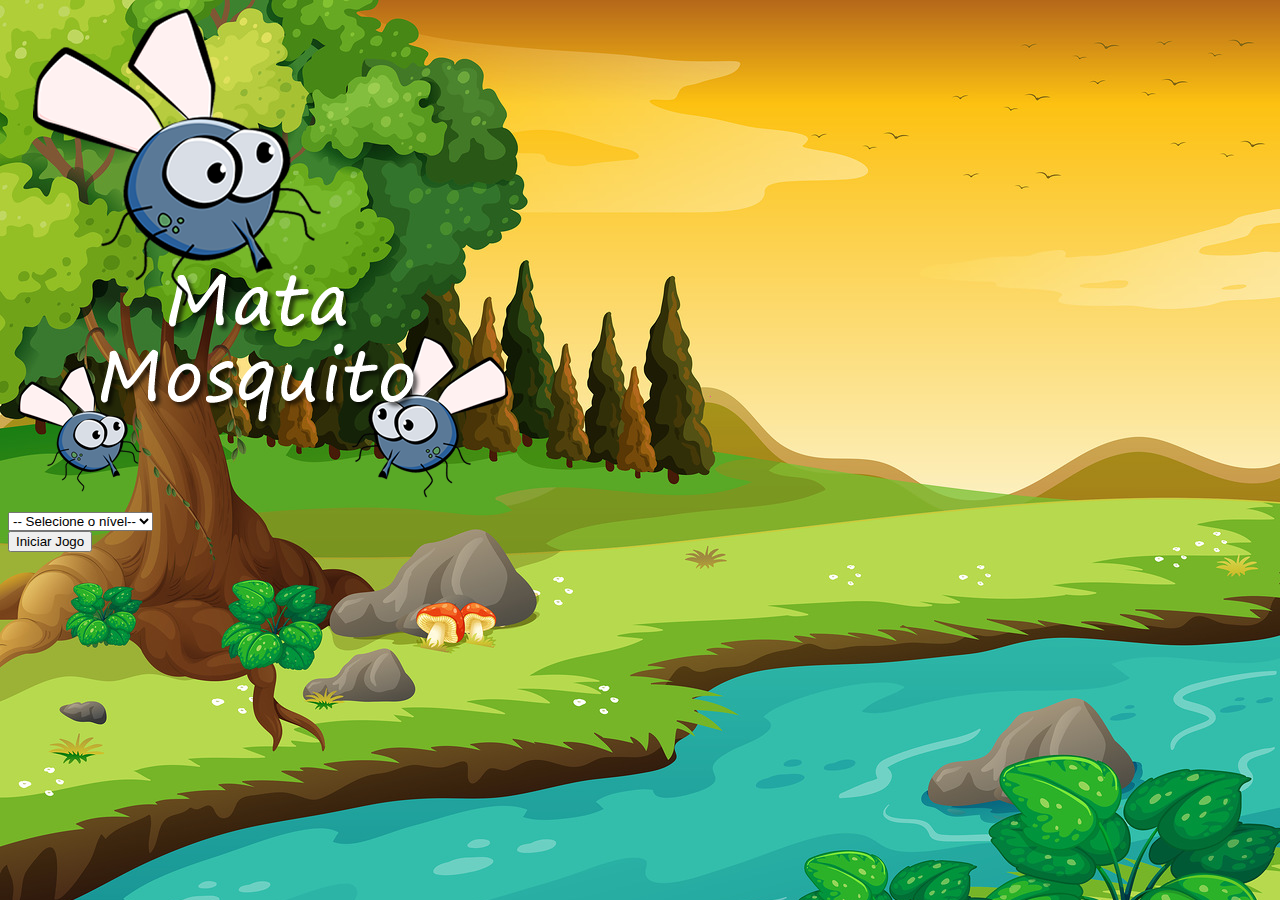
<file: index.html>
<!doctype html>
<html lang="en">
  <head>
    <title>Mata Mosca </title>
    <!-- Required meta tags -->
    <meta charset="utf-8">
    <meta name="viewport" content="width=device-width, initial-scale=1, shrink-to-fit=no">

    <!-- Bootstrap CSS -->
    <link href="https://cdn.jsdelivr.net/npm/bootstrap@5.1.1/dist/css/bootstrap.min.css" rel="stylesheet" integrity="sha384-F3w7mX95PdgyTmZZMECAngseQB83DfGTowi0iMjiWaeVhAn4FJkqJByhZMI3AhiU" crossorigin="anonymous">  </head>
    <link rel="stylesheet" href="estilo.css">

    <script>
        function iniciarJogo() {
            var nivel = document.getElementById('nivel').value
            
            if(nivel === ''){
                alert('Selecione um nível para iniciar o jogo')
                return false
            }

            window.location.href = "app.html?" + nivel
        }
    </script>
    <body>

        <div class=""container>
            <div class="row">
                <div class="col">
                    <div class="d-flex justify-content-center">
                        <img src="./imagens/game.png" alt="">

                    </div>

                </div>

            </div>

            <div class="row">
                <div class="col">
                    <div class="d-flex justify-content-center">
                        <div class="mb-2">
                            <select class="form-control" name="" id="nivel">
                                <option value="">-- Selecione o nível--</option>
                                <option value="facil">Fácil</option>
                                <option value="normal">Normal</option>
                                <option value="dificil">Difícil</option>
                                <option value="chucknorris">Chuck Norris</option>
                            </select>
                        </div>

                    </div>
                </div>
            </div>

            <div class="row">
                <div class="col">
                    <div class="d-flex justify-content-center">
                        <button type="button" class="btn btn-danger btn-lg" onclick="iniciarJogo() ">Iniciar Jogo</button>
                    </div>
                </div>
            </div>

        </div>
      
    <!-- Optional JavaScript -->
    <!-- JavaScript -->
    <script src="https://cdn.jsdelivr.net/npm/@popperjs/core@2.9.3/dist/umd/popper.min.js" integrity="sha384-W8fXfP3gkOKtndU4JGtKDvXbO53Wy8SZCQHczT5FMiiqmQfUpWbYdTil/SxwZgAN" crossorigin="anonymous"></script>
<script src="https://cdn.jsdelivr.net/npm/bootstrap@5.1.1/dist/js/bootstrap.min.js" integrity="sha384-skAcpIdS7UcVUC05LJ9Dxay8AXcDYfBJqt1CJ85S/CFujBsIzCIv+l9liuYLaMQ/" crossorigin="anonymous"></script>
  </body>
</html>
</file>
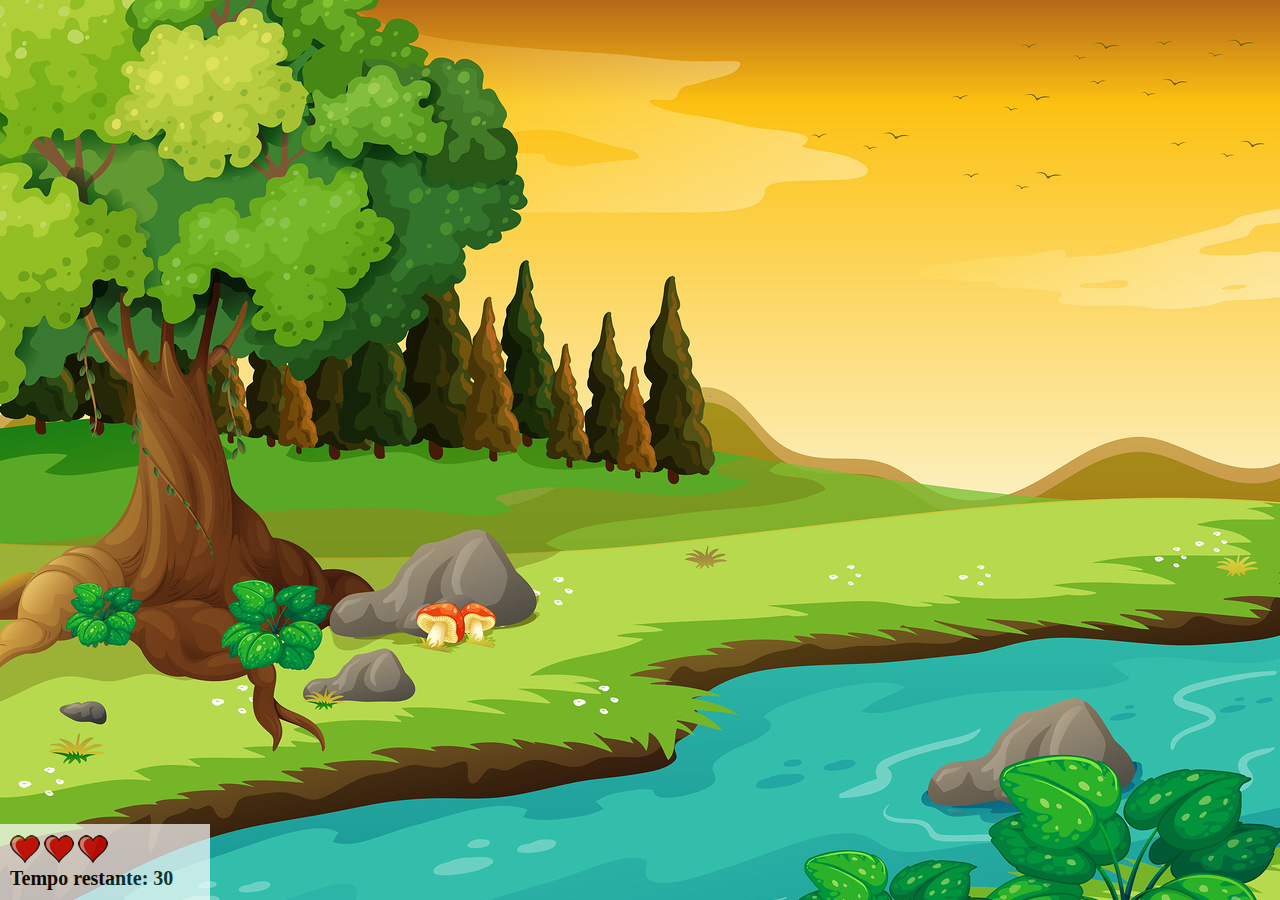
<file: app.html>
<!DOCTYPE html>
<html lang="en">
<head>
    <meta charset="UTF-8">
    <meta http-equiv="X-UA-Compatible" content="IE=edge">
    <meta name="viewport" content="width=device-width, initial-scale=1.0">
    <title>Mata Mosquito</title>

    <link rel="stylesheet" href="estilo.css">
    <script src="jogo.js"></script>
</head>
<body onresize="ajustaTamanhoPalcoJogo()">

    <div class="painel">
        <div class="vidas">
            <img id="v1" src="./imagens/coracao_cheio.png" alt="coração cheio">
            <img id="v2" src="./imagens/coracao_cheio.png" alt="coração cheio">
            <img id="v3" src="./imagens/coracao_cheio.png" alt="coração vazio">
        </div>

        <div class="cronometro">
            Tempo restante: <span id="cronometro"></span>
        </div>
    </div>

    <script>
            document.getElementById('cronometro').innerHTML = tempo


        var criaMosca = setInterval(function () {
            posicaoRandomica()
        } , criaMoscaTempo);
    </script>
</body>
</html>
</file>
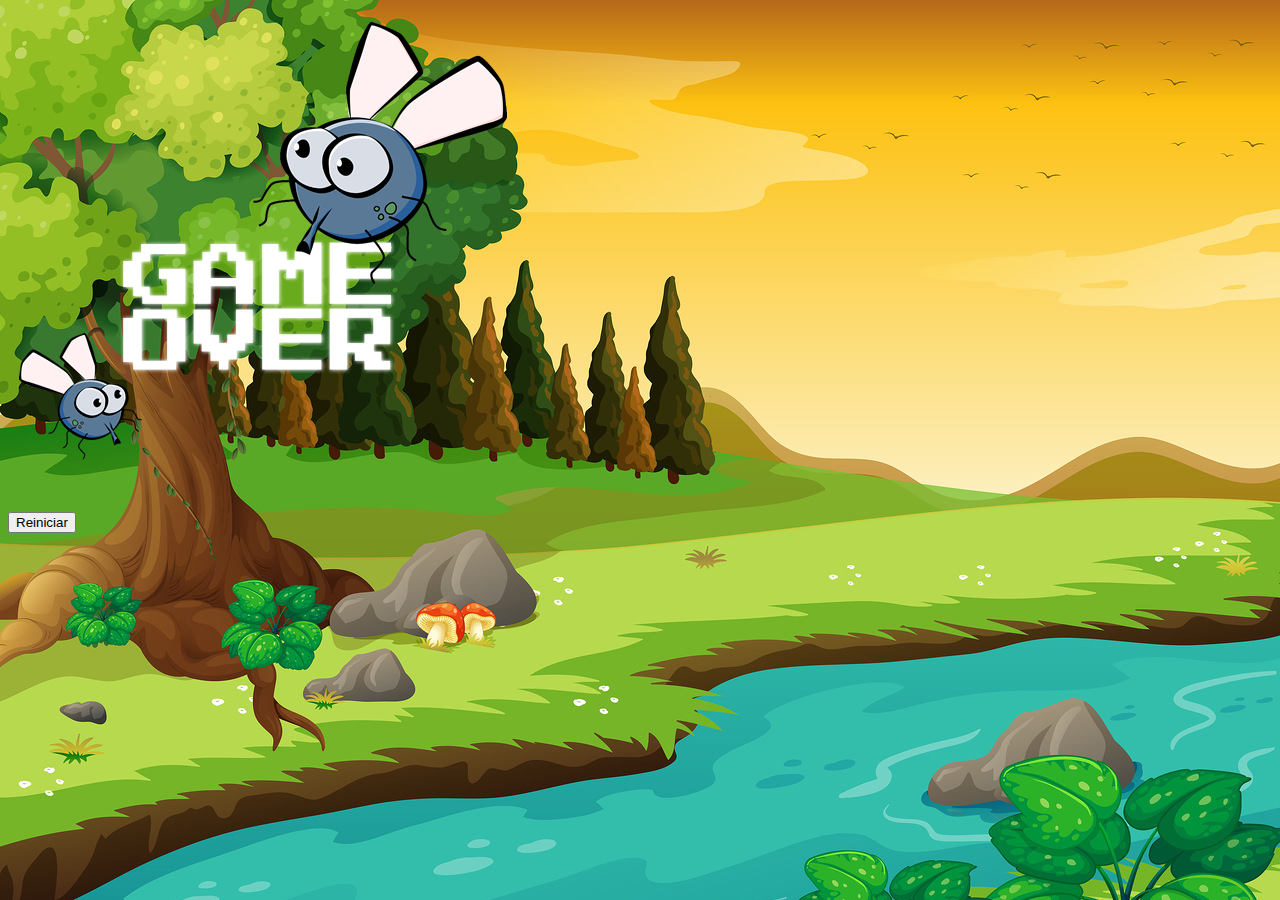
<file: fim_de_jogo.html>
<!doctype html>
<html lang="en">
  <head>
    <title>GAME OVER</title>
    <!-- Required meta tags -->
    <meta charset="utf-8">
    <meta name="viewport" content="width=device-width, initial-scale=1, shrink-to-fit=no">

    <!-- Bootstrap CSS -->
    <link href="https://cdn.jsdelivr.net/npm/bootstrap@5.1.1/dist/css/bootstrap.min.css" rel="stylesheet" integrity="sha384-F3w7mX95PdgyTmZZMECAngseQB83DfGTowi0iMjiWaeVhAn4FJkqJByhZMI3AhiU" crossorigin="anonymous">  </head>
    <link rel="stylesheet" href="estilo.css">
    <body>

        <div class=""container>
            <div class="row">
                <div class="col">
                    <div class="d-flex justify-content-center">
                        <img src="./imagens/game_over.png" alt="">

                    </div>

                </div>

            </div>

            <div class="row">
                <div class="col">
                    <div class="d-flex justify-content-center">
                        <button type="button" class="btn btn-dark btn-lg" onclick="window.location.href = 'index.html' ">Reiniciar</button>
                    </div>
                </div>
            </div>

        </div>
      
    <!-- Optional JavaScript -->
    <!-- JavaScript -->
    <script src="https://cdn.jsdelivr.net/npm/@popperjs/core@2.9.3/dist/umd/popper.min.js" integrity="sha384-W8fXfP3gkOKtndU4JGtKDvXbO53Wy8SZCQHczT5FMiiqmQfUpWbYdTil/SxwZgAN" crossorigin="anonymous"></script>
<script src="https://cdn.jsdelivr.net/npm/bootstrap@5.1.1/dist/js/bootstrap.min.js" integrity="sha384-skAcpIdS7UcVUC05LJ9Dxay8AXcDYfBJqt1CJ85S/CFujBsIzCIv+l9liuYLaMQ/" crossorigin="anonymous"></script>
  </body>
</html>
</file>
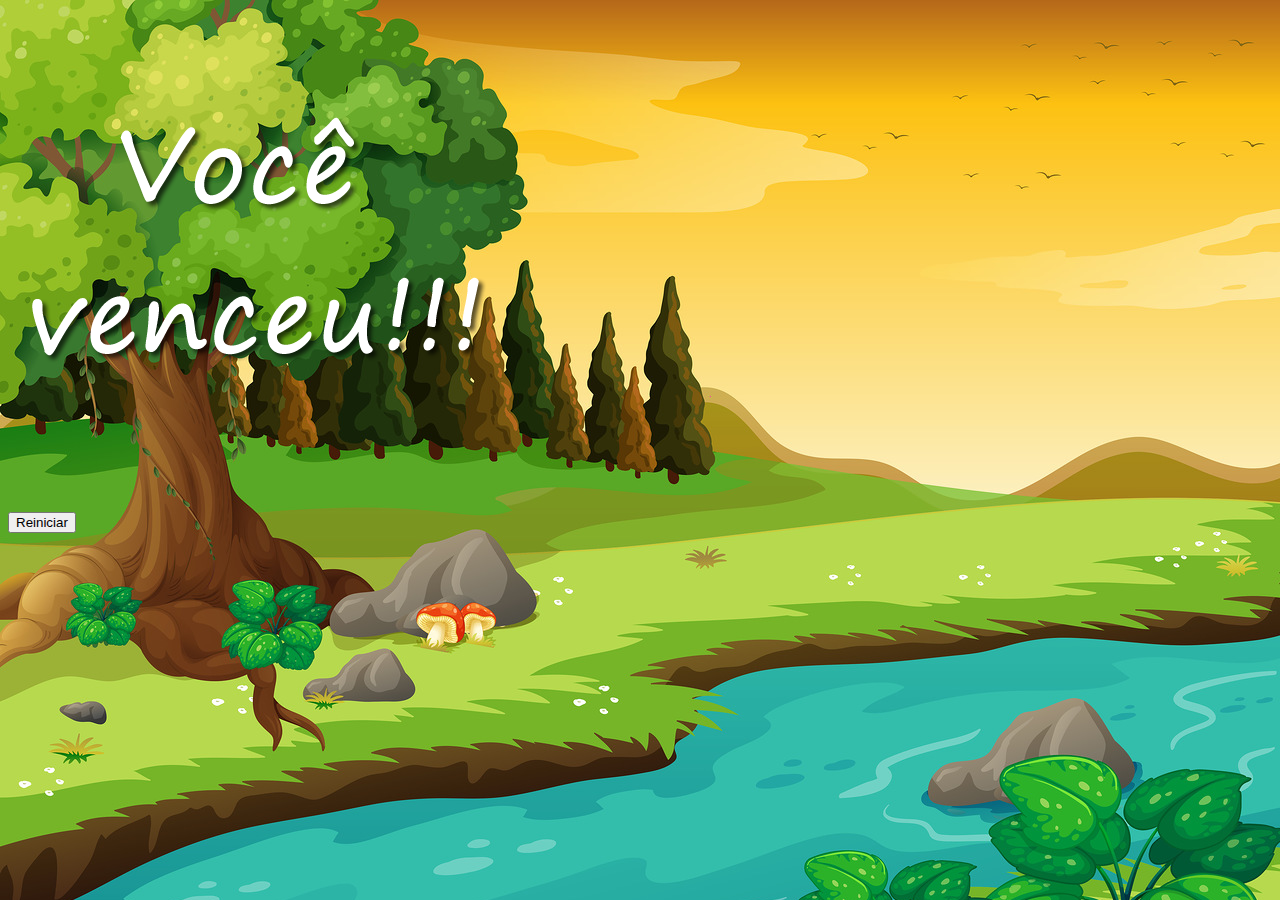
<file: vitoria.html>
<!doctype html>
<html lang="en">
  <head>
    <title>GAME OVER</title>
    <!-- Required meta tags -->
    <meta charset="utf-8">
    <meta name="viewport" content="width=device-width, initial-scale=1, shrink-to-fit=no">

    <!-- Bootstrap CSS -->
    <link href="https://cdn.jsdelivr.net/npm/bootstrap@5.1.1/dist/css/bootstrap.min.css" rel="stylesheet" integrity="sha384-F3w7mX95PdgyTmZZMECAngseQB83DfGTowi0iMjiWaeVhAn4FJkqJByhZMI3AhiU" crossorigin="anonymous">  </head>
    <link rel="stylesheet" href="estilo.css">
    <body>

        <div class=""container>
            <div class="row">
                <div class="col">
                    <div class="d-flex justify-content-center">
                        <img src="./imagens/vitoria.png" alt="">

                    </div>

                </div>

            </div>

            <div class="row">
                <div class="col">
                    <div class="d-flex justify-content-center">
                        <button type="button" class="btn btn-dark btn-lg" onclick="window.location.href = 'index.html' ">Reiniciar</button>
                    </div>
                </div>
            </div>

        </div>
      
    <!-- Optional JavaScript -->
    <!-- JavaScript -->
    <script src="https://cdn.jsdelivr.net/npm/@popperjs/core@2.9.3/dist/umd/popper.min.js" integrity="sha384-W8fXfP3gkOKtndU4JGtKDvXbO53Wy8SZCQHczT5FMiiqmQfUpWbYdTil/SxwZgAN" crossorigin="anonymous"></script>
<script src="https://cdn.jsdelivr.net/npm/bootstrap@5.1.1/dist/js/bootstrap.min.js" integrity="sha384-skAcpIdS7UcVUC05LJ9Dxay8AXcDYfBJqt1CJ85S/CFujBsIzCIv+l9liuYLaMQ/" crossorigin="anonymous"></script>
  </body>
</html>
</file>
<file: estilo.css>
html{
    cursor: url(imagens/mata_mosca.png) 30 30, auto;
}

body{
    background-image: url(imagens/bg.jpg);
    background-repeat: no-repeat;
}

.mosca1{
    width: 50px;
    height: 50px;
}

.mosca2{
    width: 70px;
    height: 70px;
}

.mosca3{
    width: 90px;
    height: 90px;
}

.ladoA {
    transform: scaleX(1);
}

.ladoB{
    transform: scaleX(-1);
}

.painel{
    position: absolute;
    width: 190px;
    padding: 10px;
    left: 0px;
    bottom: 0px;
    border-top: solid 1px #fff;
    background-color: #fff;
    opacity: 0.7;
}

.cronometro{
    float: left;
    font-size: 20px;
    font-weight: bold;
}
</file>
